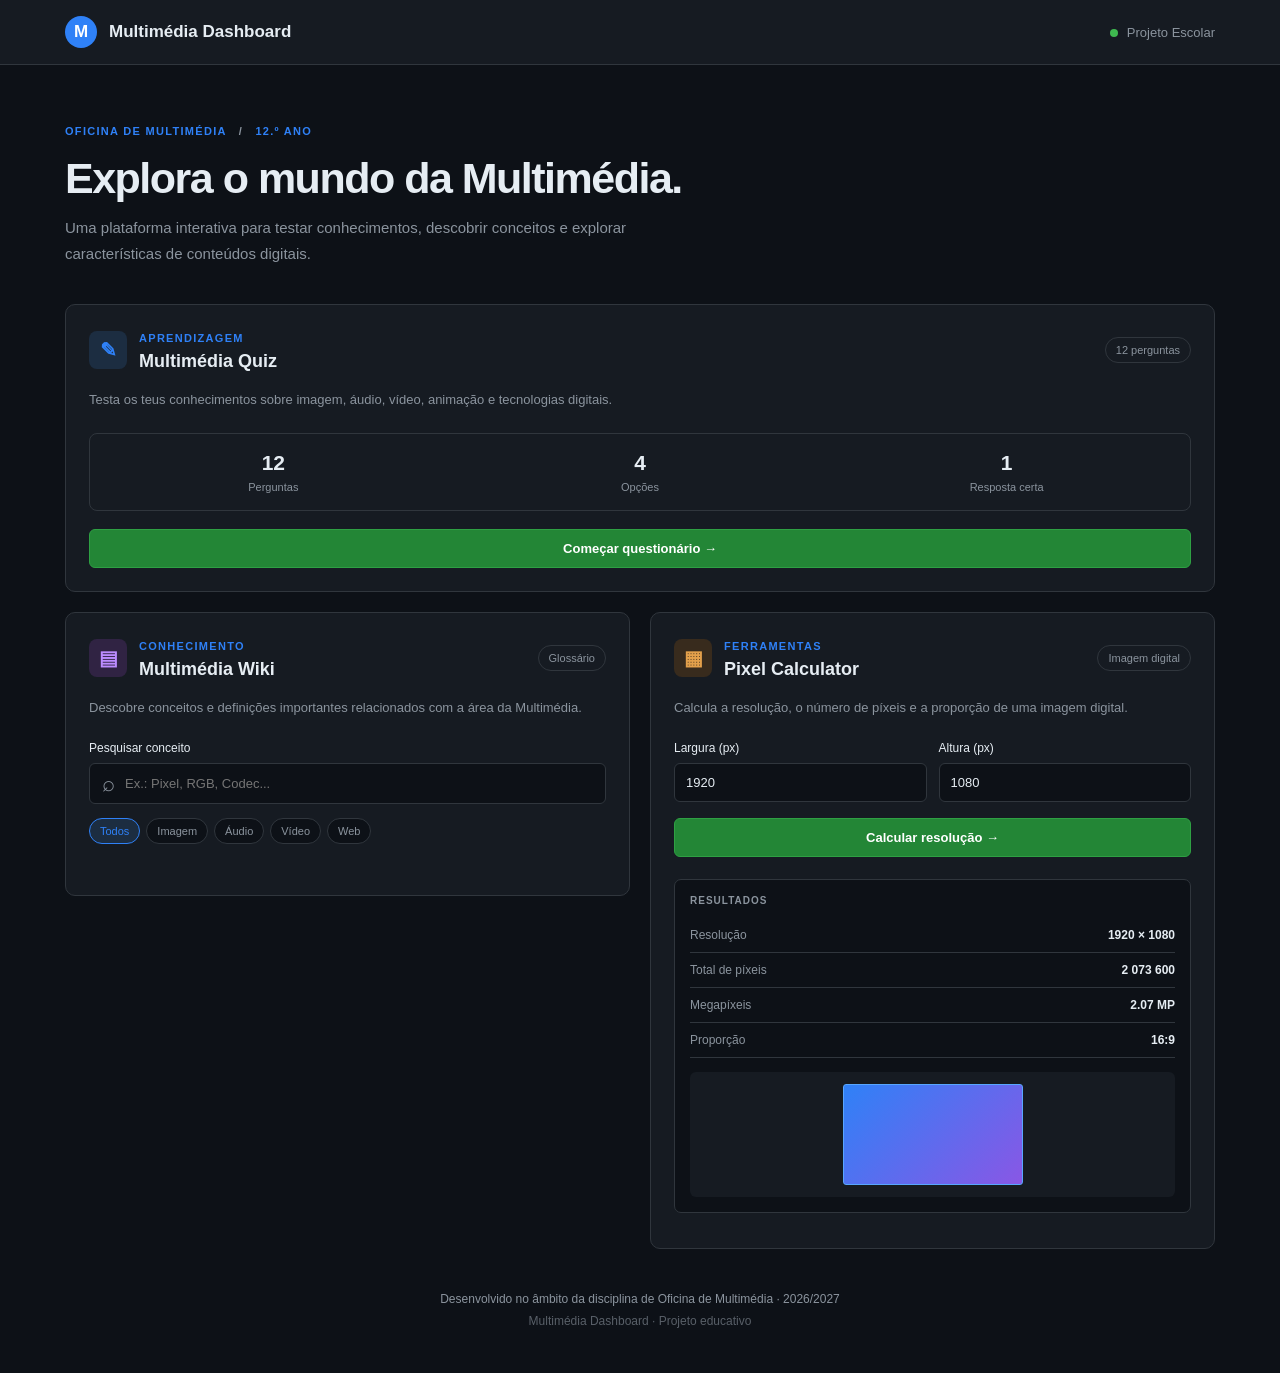
<file: index.html>
<!DOCTYPE html>
<html lang="pt">
<head>
    <meta charset="UTF-8">
    <meta name="viewport" content="width=device-width, initial-scale=1.0">

    <meta name="description" content="Dashboard educativo de Multimédia com questionário, glossário e calculadora de resolução de imagem.">

    <title>Multimédia Dashboard</title>

    <link rel="stylesheet" href="style.css">
    <script src="script.js" defer></script>
</head>

<body>

    <!-- NAVBAR -->
    <header class="navbar">
        <div class="nav-content">

            <a href="#" class="brand">
                <span class="brand-icon">M</span>
                <span>Multimédia Dashboard</span>
            </a>

            <div class="nav-info">
                <span class="status-dot"></span>
                Projeto Escolar
            </div>

        </div>
    </header>

    <main class="container">

        <!-- INTRODUÇÃO -->
        <section class="hero">

            <div class="eyebrow">
                OFICINA DE MULTIMÉDIA
                <span>/</span>
                12.º ANO
            </div>

            <h1>Explora o mundo da Multimédia.</h1>

            <p>
                Uma plataforma interativa para testar conhecimentos,
                descobrir conceitos e explorar características de
                conteúdos digitais.
            </p>

        </section>

        <!-- WIDGETS -->
        <section class="dashboard">

            <!-- WIDGET 1: QUESTIONÁRIO -->
            <article class="widget quiz-widget">

                <div class="widget-header">
                    <div class="widget-heading">
                        <span class="widget-icon blue-icon">✎</span>
                        <div>
                            <span class="widget-category">APRENDIZAGEM</span>
                            <h2>Multimédia Quiz</h2>
                        </div>
                    </div>

                    <span class="widget-tag">12 perguntas</span>
                </div>

                <p class="widget-description">
                    Testa os teus conhecimentos sobre imagem, áudio,
                    vídeo, animação e tecnologias digitais.
                </p>

                <div id="quiz-intro" class="quiz-intro">
                    <div class="quiz-info">
                        <div>
                            <strong>12</strong>
                            <span>Perguntas</span>
                        </div>

                        <div>
                            <strong>4</strong>
                            <span>Opções</span>
                        </div>

                        <div>
                            <strong>1</strong>
                            <span>Resposta certa</span>
                        </div>
                    </div>

                    <button id="start-quiz" class="primary-button">
                        Começar questionário →
                    </button>
                </div>

                <div id="quiz-content" class="hidden">

                    <div class="quiz-progress-info">
                        <span id="question-counter">Pergunta 1 / 12</span>
                        <span id="progress-text">0%</span>
                    </div>

                    <div class="progress-bar">
                        <div id="progress-fill"></div>
                    </div>

                    <span class="question-number" id="question-number">
                        PERGUNTA 01
                    </span>

                    <h3 id="question-text"></h3>

                    <div id="options" class="options"></div>

                    <p id="feedback" class="feedback"></p>

                    <button id="next-button" class="primary-button" disabled>
                        Próxima pergunta →
                    </button>

                </div>

                <div id="quiz-results" class="hidden">

                    <div class="result-icon" id="result-icon">🏆</div>

                    <h3 id="result-title">Questionário concluído!</h3>

                    <div class="score">
                        <span id="final-score">0</span>
                        <span class="score-total">/ 12</span>
                    </div>

                    <p id="result-description"></p>

                    <div class="result-details">
                        <div>
                            <strong id="correct-count">0</strong>
                            <span>Corretas</span>
                        </div>

                        <div>
                            <strong id="wrong-count">0</strong>
                            <span>Incorretas</span>
                        </div>

                        <div>
                            <strong id="percentage">0%</strong>
                            <span>Resultado</span>
                        </div>
                    </div>

                    <button id="restart-quiz" class="primary-button">
                        ↻ Repetir questionário
                    </button>

                </div>

            </article>

            <!-- WIDGET 2: GLOSSÁRIO -->
            <article class="widget wiki-widget">

                <div class="widget-header">

                    <div class="widget-heading">
                        <span class="widget-icon purple-icon">▤</span>

                        <div>
                            <span class="widget-category">CONHECIMENTO</span>
                            <h2>Multimédia Wiki</h2>
                        </div>
                    </div>

                    <span class="widget-tag">Glossário</span>

                </div>

                <p class="widget-description">
                    Descobre conceitos e definições importantes
                    relacionados com a área da Multimédia.
                </p>

                <label for="wiki-search" class="search-label">
                    Pesquisar conceito
                </label>

                <div class="search-box">
                    <span>⌕</span>

                    <input
                        type="search"
                        id="wiki-search"
                        placeholder="Ex.: Pixel, RGB, Codec..."
                    >
                </div>

                <div class="wiki-categories">
                    <button class="category-button active" data-category="Todos">
                        Todos
                    </button>

                    <button class="category-button" data-category="Imagem">
                        Imagem
                    </button>

                    <button class="category-button" data-category="Áudio">
                        Áudio
                    </button>

                    <button class="category-button" data-category="Vídeo">
                        Vídeo
                    </button>

                    <button class="category-button" data-category="Web">
                        Web
                    </button>
                </div>

                <div id="wiki-list" class="wiki-list"></div>

                <p id="wiki-count" class="widget-footnote"></p>

            </article>

            <!-- WIDGET 3: CALCULADORA -->
            <article class="widget calculator-widget">

                <div class="widget-header">

                    <div class="widget-heading">
                        <span class="widget-icon orange-icon">▦</span>

                        <div>
                            <span class="widget-category">FERRAMENTAS</span>
                            <h2>Pixel Calculator</h2>
                        </div>
                    </div>

                    <span class="widget-tag">Imagem digital</span>

                </div>

                <p class="widget-description">
                    Calcula a resolução, o número de píxeis e a
                    proporção de uma imagem digital.
                </p>

                <div class="calculator-inputs">

                    <div class="input-group">
                        <label for="image-width">Largura (px)</label>

                        <input
                            type="number"
                            id="image-width"
                            min="1"
                            max="100000"
                            value="1920"
                        >
                    </div>

                    <div class="input-group">
                        <label for="image-height">Altura (px)</label>

                        <input
                            type="number"
                            id="image-height"
                            min="1"
                            max="100000"
                            value="1080"
                        >
                    </div>

                </div>

                <button id="calculate-button" class="primary-button">
                    Calcular resolução →
                </button>

                <div id="calculator-results" class="calculator-results">

                    <span class="result-label">RESULTADOS</span>

                    <div class="calculator-result-row">
                        <span>Resolução</span>
                        <strong id="resolution-result">1920 × 1080</strong>
                    </div>

                    <div class="calculator-result-row">
                        <span>Total de píxeis</span>
                        <strong id="pixel-result">2 073 600</strong>
                    </div>

                    <div class="calculator-result-row">
                        <span>Megapíxeis</span>
                        <strong id="megapixel-result">2.07 MP</strong>
                    </div>

                    <div class="calculator-result-row">
                        <span>Proporção</span>
                        <strong id="ratio-result">16:9</strong>
                    </div>

                    <div class="ratio-preview">
                        <div id="ratio-shape"></div>
                    </div>

                </div>

                <p id="calculator-error" class="feedback"></p>

            </article>

        </section>

        <!-- FOOTER -->
        <footer>

            <p>
                Desenvolvido no âmbito da disciplina de
                Oficina de Multimédia · 2026/2027
            </p>

            <p class="footer-small">
                Multimédia Dashboard · Projeto educativo
            </p>

        </footer>

    </main>

</body>
</html>
</file>
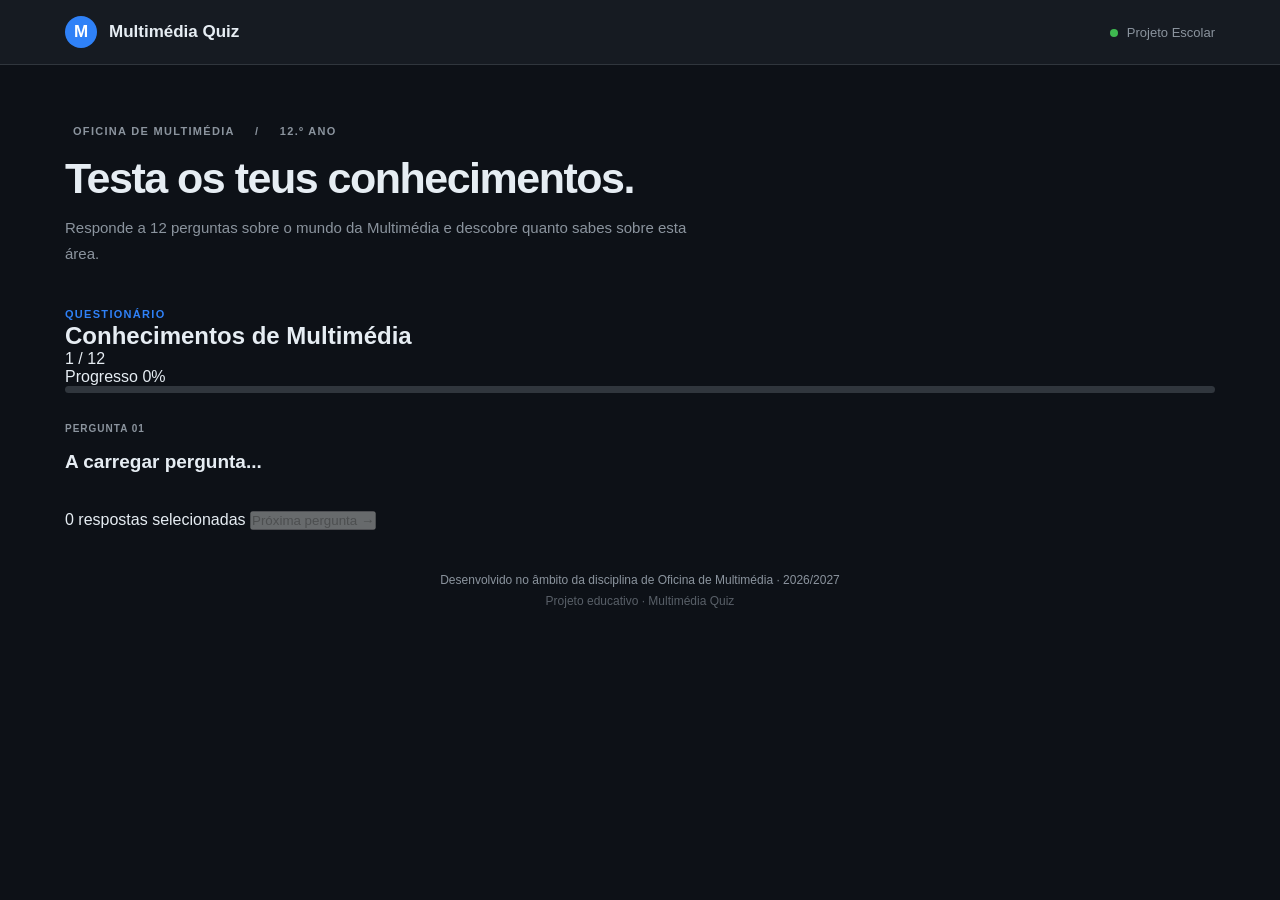
<file: main.html>
<!DOCTYPE html>
<html lang="pt">
<head>
    <meta charset="UTF-8">
    <meta name="viewport" content="width=device-width, initial-scale=1.0">

    <title>Multimédia Quiz</title>

    <link rel="stylesheet" href="style.css">
    <script src="script.js" defer></script>
</head>

<body>

    <header class="navbar">
        <div class="nav-content">
            <div class="brand">
                <span class="brand-icon">M</span>
                <span>Multimédia Quiz</span>
            </div>

            <div class="nav-info">
                <span class="status-dot"></span>
                Projeto Escolar
            </div>
        </div>
    </header>

    <main class="container">

        <section class="hero">
            <div class="eyebrow">
                <span>OFICINA DE MULTIMÉDIA</span>
                <span class="separator">/</span>
                <span>12.º ANO</span>
            </div>

            <h1>Testa os teus conhecimentos.</h1>

            <p>
                Responde a 12 perguntas sobre o mundo da Multimédia
                e descobre quanto sabes sobre esta área.
            </p>
        </section>

        <section class="quiz-card" id="quiz">

            <div class="quiz-header">
                <div>
                    <span class="section-label">QUESTIONÁRIO</span>
                    <h2>Conhecimentos de Multimédia</h2>
                </div>

                <span class="question-counter" id="counter">
                    1 / 12
                </span>
            </div>

            <div class="progress-container">
                <div class="progress-info">
                    <span>Progresso</span>
                    <span id="progress-text">0%</span>
                </div>

                <div class="progress-bar">
                    <div id="progress-fill"></div>
                </div>
            </div>

            <div class="question-area">
                <span class="question-number" id="question-number">
                    PERGUNTA 01
                </span>

                <h3 id="question-text">
                    A carregar pergunta...
                </h3>

                <div class="options" id="options"></div>

                <p id="feedback" class="feedback"></p>
            </div>

            <div class="quiz-footer">
                <span id="answered-info">0 respostas selecionadas</span>

                <button id="next-button" disabled>
                    Próxima pergunta →
                </button>
            </div>

        </section>

        <section class="result-card hidden" id="results">

            <div class="result-icon" id="result-icon">🏆</div>

            <span class="section-label">QUESTIONÁRIO CONCLUÍDO</span>

            <h2 id="result-title">Excelente trabalho!</h2>

            <div class="score">
                <span id="final-score">0</span>
                <span class="score-total">/ 12</span>
            </div>

            <p id="result-description"></p>

            <div class="result-details">
                <div>
                    <strong id="correct-count">0</strong>
                    <span>Corretas</span>
                </div>

                <div>
                    <strong id="wrong-count">0</strong>
                    <span>Incorretas</span>
                </div>

                <div>
                    <strong id="percentage">0%</strong>
                    <span>Percentagem</span>
                </div>
            </div>

            <button class="restart-button" id="restart-button">
                ↻ Repetir questionário
            </button>

        </section>

        <footer>
            <p>
                Desenvolvido no âmbito da disciplina de
                Oficina de Multimédia · 2026/2027
            </p>

            <p class="footer-small">
                Projeto educativo · Multimédia Quiz
            </p>
        </footer>

    </main>

</body>
</html>
</file>
<file: style.css>
* {
    margin: 0;
    padding: 0;
    box-sizing: border-box;
}

:root {
    --background: #0d1117;
    --surface: #161b22;
    --surface-hover: #21262d;
    --border: #30363d;
    --text: #e6edf3;
    --muted: #8b949e;
    --blue: #2f81f7;
    --green: #3fb950;
    --red: #f85149;
    --purple: #bc8cff;
    --orange: #e3a04b;
}

body {
    font-family: -apple-system, BlinkMacSystemFont,
        "Segoe UI", Helvetica, Arial, sans-serif;
    background: var(--background);
    color: var(--text);
    min-height: 100vh;
}

/* NAVBAR */

.navbar {
    height: 65px;
    background: var(--surface);
    border-bottom: 1px solid var(--border);
}

.nav-content {
    max-width: 1200px;
    height: 100%;
    margin: auto;
    padding: 0 25px;
    display: flex;
    align-items: center;
    justify-content: space-between;
}

.brand {
    display: flex;
    align-items: center;
    gap: 12px;
    color: var(--text);
    text-decoration: none;
    font-weight: 600;
    font-size: 17px;
}

.brand-icon {
    width: 32px;
    height: 32px;
    border-radius: 50%;
    background: var(--blue);
    display: grid;
    place-items: center;
    color: white;
    font-weight: bold;
}

.nav-info {
    color: var(--muted);
    font-size: 13px;
}

.status-dot {
    display: inline-block;
    width: 8px;
    height: 8px;
    background: var(--green);
    border-radius: 50%;
    margin-right: 5px;
}

/* MAIN */

.container {
    max-width: 1200px;
    margin: 60px auto 0;
    padding: 0 25px;
}

.hero {
    margin-bottom: 38px;
}

.eyebrow,
.widget-category,
.section-label {
    font-size: 11px;
    color: var(--blue);
    font-weight: 700;
    letter-spacing: 1.3px;
}

.eyebrow span {
    margin: 0 8px;
    color: var(--muted);
}

.hero h1 {
    font-size: clamp(29px, 5vw, 43px);
    letter-spacing: -1.5px;
    margin: 17px 0 12px;
}

.hero p {
    color: var(--muted);
    font-size: 15px;
    line-height: 1.7;
    max-width: 650px;
}

/* DASHBOARD GRID */

.dashboard {
    display: grid;
    grid-template-columns: repeat(2, minmax(0, 1fr));
    gap: 20px;
    align-items: start;
}

/* WIDGETS */

.widget {
    background: var(--surface);
    border: 1px solid var(--border);
    border-radius: 10px;
    padding: 23px;
    min-width: 0;
    transition: border-color 0.2s;
}

.widget:hover {
    border-color: #484f58;
}

.quiz-widget {
    grid-column: 1 / -1;
}

.widget-header {
    display: flex;
    justify-content: space-between;
    align-items: center;
    gap: 12px;
    margin-bottom: 17px;
}

.widget-heading {
    display: flex;
    align-items: center;
    gap: 12px;
    min-width: 0;
}

.widget-heading h2 {
    font-size: 18px;
    margin-top: 5px;
}

.widget-icon {
    width: 38px;
    height: 38px;
    flex-shrink: 0;
    display: grid;
    place-items: center;
    border-radius: 8px;
    font-size: 20px;
    font-weight: bold;
}

.blue-icon {
    color: var(--blue);
    background: #1c2d41;
}

.purple-icon {
    color: var(--purple);
    background: #302343;
}

.orange-icon {
    color: var(--orange);
    background: #382b1d;
}

.widget-tag {
    color: var(--muted);
    border: 1px solid var(--border);
    border-radius: 20px;
    padding: 6px 10px;
    font-size: 11px;
    white-space: nowrap;
}

.widget-description {
    color: var(--muted);
    font-size: 13px;
    line-height: 1.7;
    margin-bottom: 22px;
}

/* BUTTONS */

button {
    font-family: inherit;
}

.primary-button {
    width: 100%;
    background: #238636;
    border: 1px solid #2ea043;
    color: white;
    border-radius: 6px;
    padding: 11px 15px;
    font-size: 13px;
    font-weight: 600;
    cursor: pointer;
    transition: 0.2s;
}

.primary-button:hover:not(:disabled) {
    background: #2ea043;
}

.primary-button:disabled {
    opacity: 0.4;
    cursor: not-allowed;
}

button:focus-visible,
input:focus-visible {
    outline: 2px solid var(--blue);
    outline-offset: 3px;
}

/* GENERAL */

.hidden {
    display: none !important;
}

/* QUIZ */

.quiz-info {
    display: grid;
    grid-template-columns: repeat(3, 1fr);
    border: 1px solid var(--border);
    border-radius: 8px;
    padding: 17px 0;
    margin-bottom: 18px;
}

.quiz-info div {
    display: flex;
    flex-direction: column;
    align-items: center;
    gap: 6px;
}

.quiz-info strong {
    font-size: 21px;
}

.quiz-info span {
    color: var(--muted);
    font-size: 11px;
}

.quiz-progress-info {
    display: flex;
    justify-content: space-between;
    font-size: 12px;
    color: var(--muted);
    margin-bottom: 10px;
}

.progress-bar {
    height: 7px;
    background: var(--border);
    border-radius: 20px;
    overflow: hidden;
    margin-bottom: 25px;
}

#progress-fill {
    height: 100%;
    width: 0;
    background: var(--blue);
    transition: width 0.3s ease;
}

.question-number {
    font-size: 10px;
    color: var(--muted);
    font-weight: 700;
    letter-spacing: 1px;
}

#question-text {
    font-size: 19px;
    line-height: 1.5;
    margin: 12px 0 19px;
}

.options {
    display: grid;
    grid-template-columns: repeat(2, minmax(0, 1fr));
    gap: 10px;
    margin-bottom: 15px;
}

.option {
    display: flex;
    align-items: center;
    gap: 12px;
    padding: 13px;
    background: var(--background);
    border: 1px solid var(--border);
    border-radius: 7px;
    color: var(--text);
    text-align: left;
    cursor: pointer;
    font-size: 13px;
    line-height: 1.5;
    transition: 0.2s;
}

.option:hover:not(:disabled) {
    border-color: var(--blue);
    background: var(--surface-hover);
}

.option-letter {
    min-width: 27px;
    height: 27px;
    display: grid;
    place-items: center;
    border: 1px solid var(--border);
    border-radius: 6px;
    color: var(--muted);
    font-weight: 600;
}

.option.selected {
    border-color: var(--blue);
    background: #1c2d41;
}

.option.correct {
    border-color: var(--green);
    background: #122b1d;
}

.option.wrong {
    border-color: var(--red);
    background: #351b1d;
}

.option:disabled {
    cursor: default;
    opacity: 1;
}

.feedback {
    font-size: 12px;
    line-height: 1.6;
    color: var(--muted);
    margin: 12px 0;
}

.correct-text {
    color: var(--green);
}

.wrong-text {
    color: var(--red);
}

/* QUIZ RESULTS */

#quiz-results {
    text-align: center;
    padding-top: 10px;
}

.result-icon {
    font-size: 38px;
    margin-bottom: 15px;
}

#result-title {
    font-size: 21px;
    margin-bottom: 12px;
}

.score {
    font-size: 48px;
    font-weight: 700;
    margin: 10px 0;
}

.score-total {
    font-size: 22px;
    color: var(--muted);
}

#result-description {
    color: var(--muted);
    font-size: 13px;
    margin: 10px 0 22px;
    line-height: 1.6;
}

.result-details {
    display: grid;
    grid-template-columns: repeat(3, 1fr);
    border: 1px solid var(--border);
    border-radius: 8px;
    padding: 17px 0;
    margin-bottom: 20px;
}

.result-details div {
    display: flex;
    flex-direction: column;
    gap: 6px;
}

.result-details strong {
    font-size: 20px;
}

.result-details span {
    color: var(--muted);
    font-size: 11px;
}

/* WIKI */

.search-label,
.input-group label {
    display: block;
    font-size: 12px;
    color: var(--text);
    margin-bottom: 8px;
}

.search-box {
    display: flex;
    align-items: center;
    gap: 10px;
    background: var(--background);
    border: 1px solid var(--border);
    border-radius: 6px;
    padding: 0 12px;
    margin-bottom: 14px;
}

.search-box span {
    font-size: 22px;
    color: var(--muted);
}

.search-box input {
    background: transparent;
    border: none;
    outline: none;
    color: var(--text);
    width: 100%;
    padding: 12px 0;
    font-size: 13px;
}

.wiki-categories {
    display: flex;
    flex-wrap: wrap;
    gap: 6px;
    margin-bottom: 15px;
}

.category-button {
    padding: 6px 10px;
    border-radius: 20px;
    border: 1px solid var(--border);
    background: var(--background);
    color: var(--muted);
    cursor: pointer;
    font-size: 11px;
}

.category-button:hover,
.category-button.active {
    border-color: var(--blue);
    color: var(--blue);
    background: #1c2d41;
}

.wiki-list {
    display: flex;
    flex-direction: column;
    gap: 8px;
    max-height: 360px;
    overflow-y: auto;
}

.wiki-item {
    background: var(--background);
    border: 1px solid var(--border);
    border-radius: 7px;
    overflow: hidden;
}

.wiki-term {
    width: 100%;
    background: transparent;
    border: none;
    padding: 12px;
    display: flex;
    justify-content: space-between;
    align-items: center;
    color: var(--text);
    text-align: left;
    font-size: 13px;
    font-weight: 600;
    cursor: pointer;
}

.wiki-term:hover {
    background: var(--surface-hover);
}

.wiki-term span:last-child {
    color: var(--muted);
}

.wiki-definition {
    display: none;
    border-top: 1px solid var(--border);
    padding: 12px;
    color: var(--muted);
    font-size: 12px;
    line-height: 1.7;
}

.wiki-item.open .wiki-definition {
    display: block;
}

.wiki-category-label {
    display: inline-block;
    color: var(--blue);
    font-size: 10px;
    margin-bottom: 5px;
    font-weight: 700;
}

.widget-footnote {
    color: var(--muted);
    font-size: 11px;
    margin-top: 13px;
}

/* CALCULATOR */

.calculator-inputs {
    display: grid;
    grid-template-columns: 1fr 1fr;
    gap: 12px;
    margin-bottom: 16px;
}

.input-group input {
    width: 100%;
    background: var(--background);
    color: var(--text);
    border: 1px solid var(--border);
    border-radius: 6px;
    padding: 11px;
    font-size: 13px;
}

.calculator-results {
    margin-top: 22px;
    padding: 15px;
    background: var(--background);
    border: 1px solid var(--border);
    border-radius: 7px;
}

.result-label {
    color: var(--muted);
    font-size: 10px;
    font-weight: 700;
    letter-spacing: 1px;
    display: block;
    margin-bottom: 12px;
}

.calculator-result-row {
    display: flex;
    justify-content: space-between;
    align-items: center;
    gap: 8px;
    padding: 10px 0;
    border-bottom: 1px solid var(--border);
    font-size: 12px;
}

.calculator-result-row:last-of-type {
    border-bottom: none;
}

.calculator-result-row span {
    color: var(--muted);
}

.calculator-result-row strong {
    text-align: right;
    overflow-wrap: anywhere;
}

.ratio-preview {
    background: var(--surface);
    min-height: 105px;
    margin-top: 14px;
    border-radius: 6px;
    display: flex;
    align-items: center;
    justify-content: center;
    padding: 12px;
}

#ratio-shape {
    width: min(100%, 180px);
    aspect-ratio: 16 / 9;
    background: linear-gradient(135deg, #2f81f7, #8957e5);
    border: 1px solid #58a6ff;
    border-radius: 3px;
}

/* FOOTER */

footer {
    text-align: center;
    padding: 40px 10px;
    color: var(--muted);
    font-size: 12px;
    line-height: 1.8;
}

.footer-small {
    opacity: 0.6;
}

/* RESPONSIVE */

@media (max-width: 750px) {

    .dashboard {
        grid-template-columns: 1fr;
    }

    .quiz-widget {
        grid-column: auto;
    }

    .container {
        margin-top: 40px;
        padding: 0 15px;
    }

    .nav-content {
        padding: 0 15px;
    }
}

@media (max-width: 500px) {

    .nav-info {
        font-size: 11px;
    }

    .brand {
        font-size: 14px;
    }

    .widget {
        padding: 17px;
    }

    .widget-tag {
        font-size: 10px;
    }

    .options {
        grid-template-columns: 1fr;
    }

    .quiz-info strong {
        font-size: 18px;
    }

    .quiz-info span {
        font-size: 10px;
    }

    .calculator-inputs {
        grid-template-columns: 1fr;
    }

    .result-details strong {
        font-size: 17px;
    }
}
</file>
